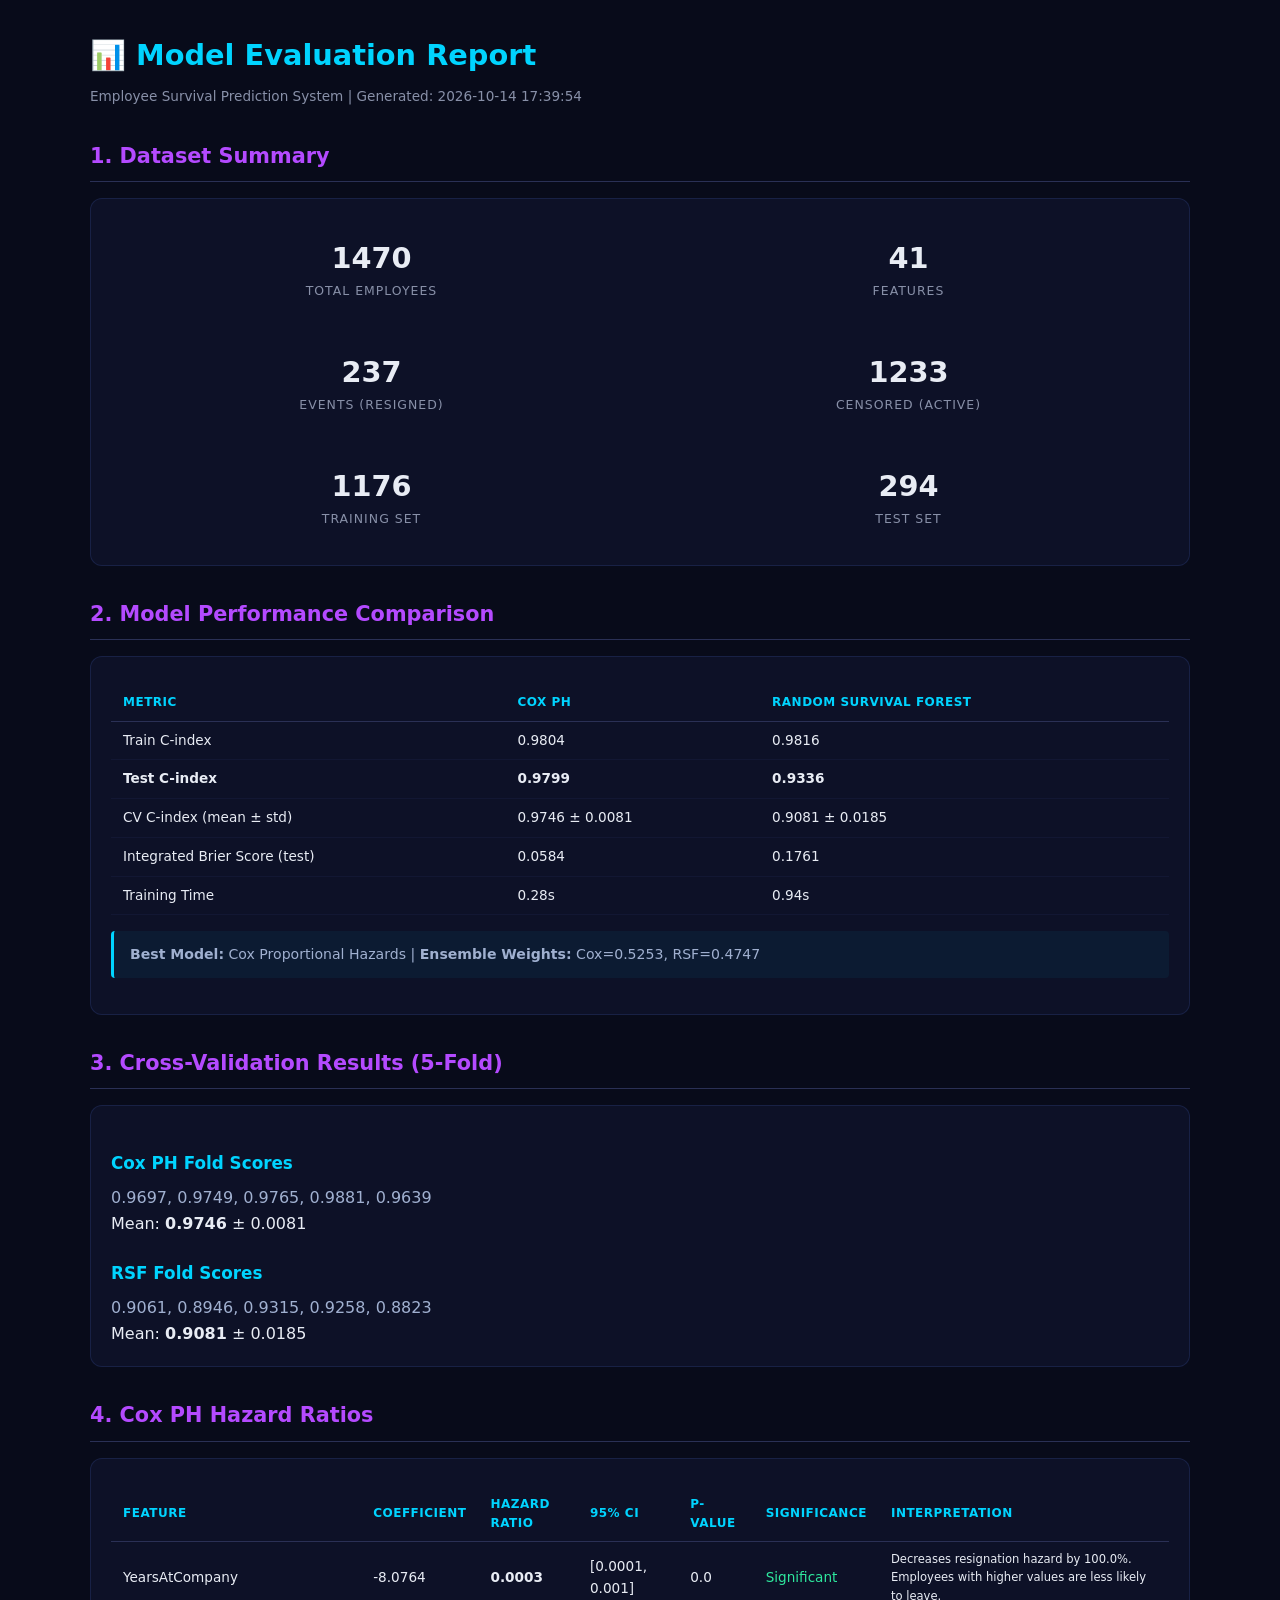
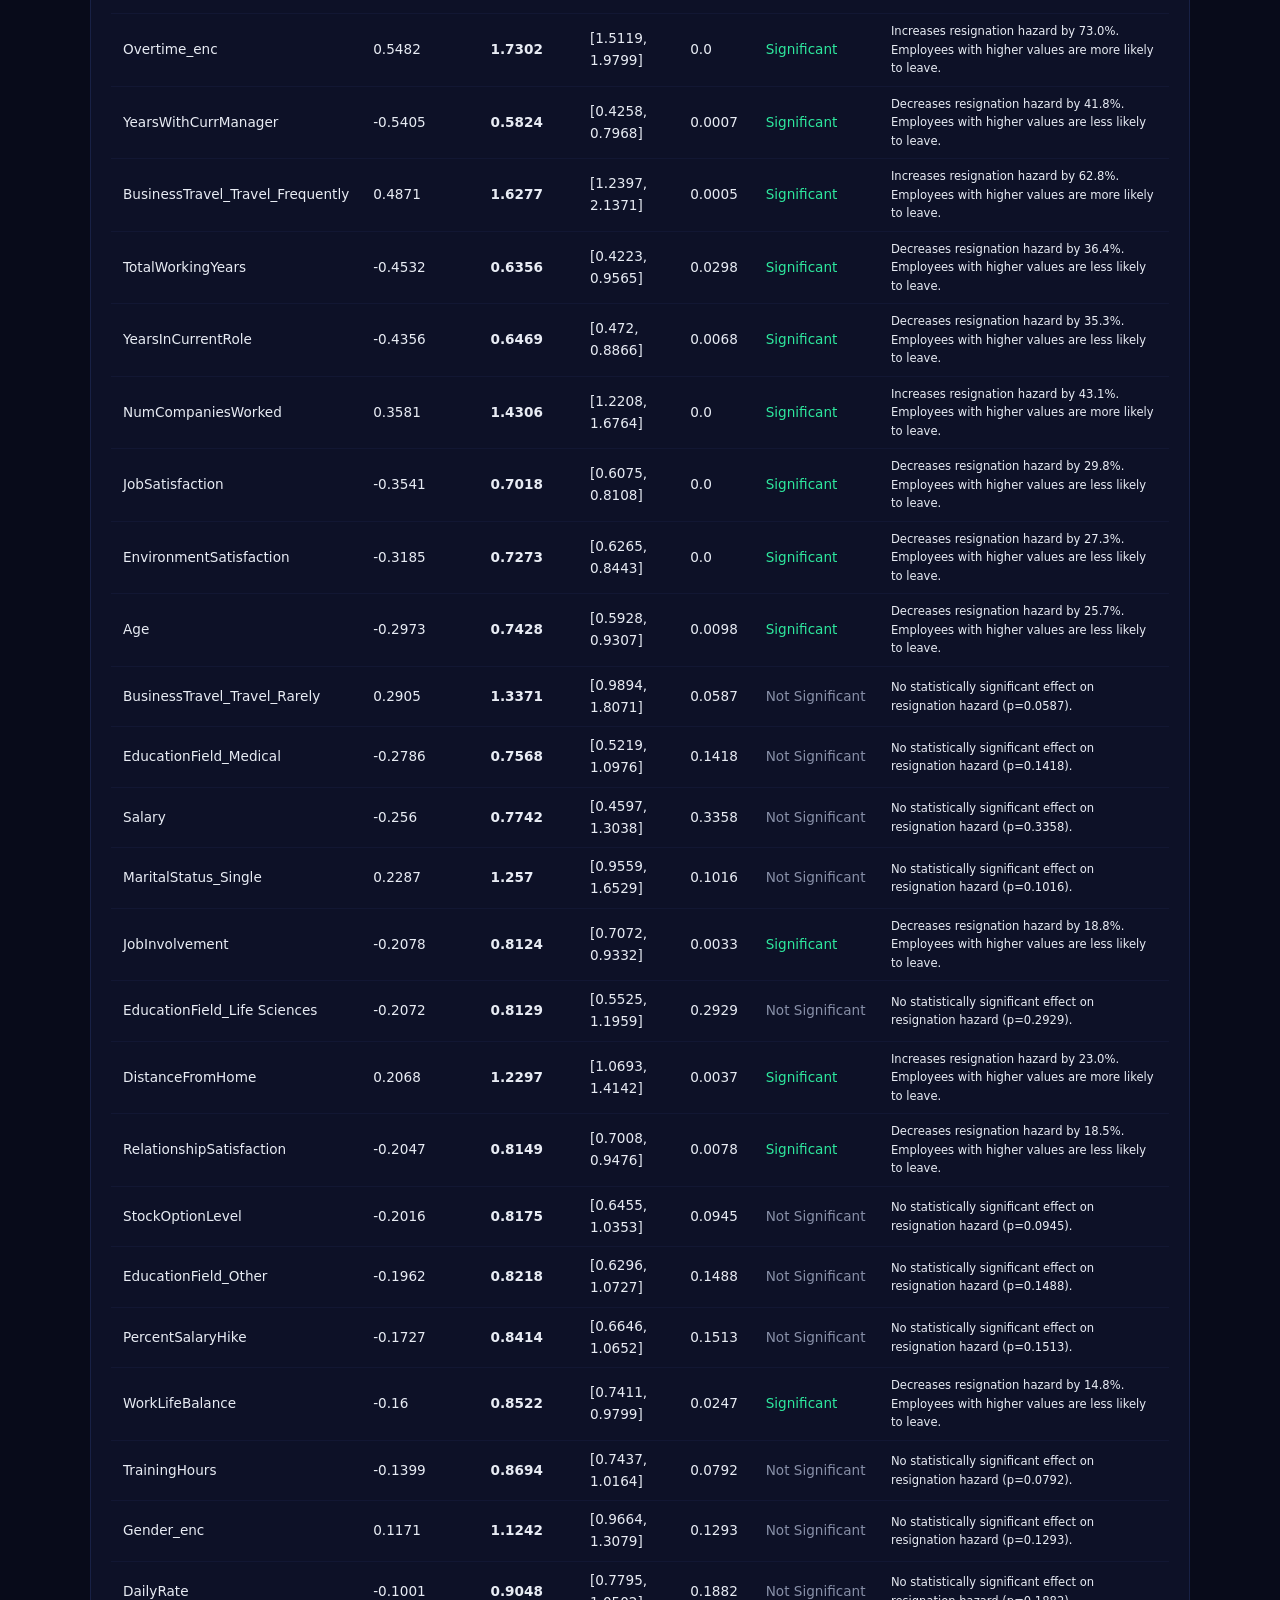
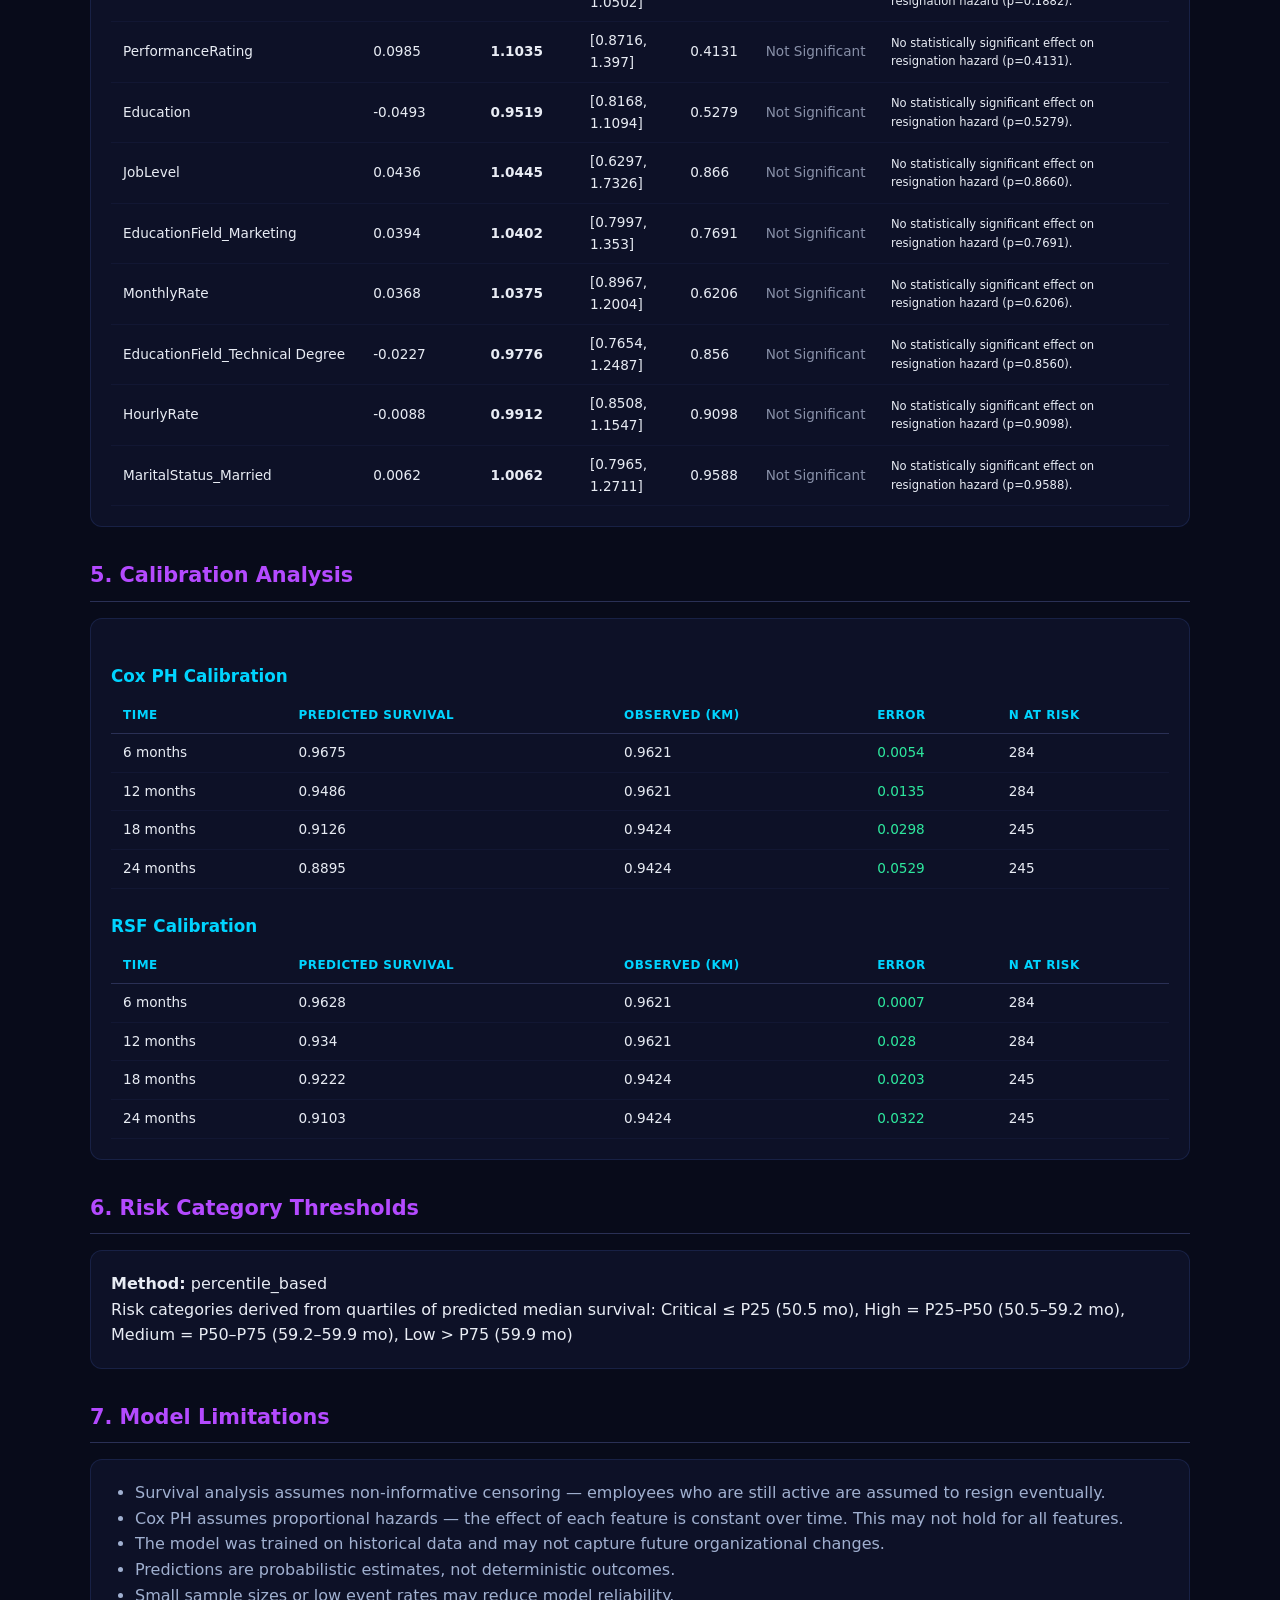
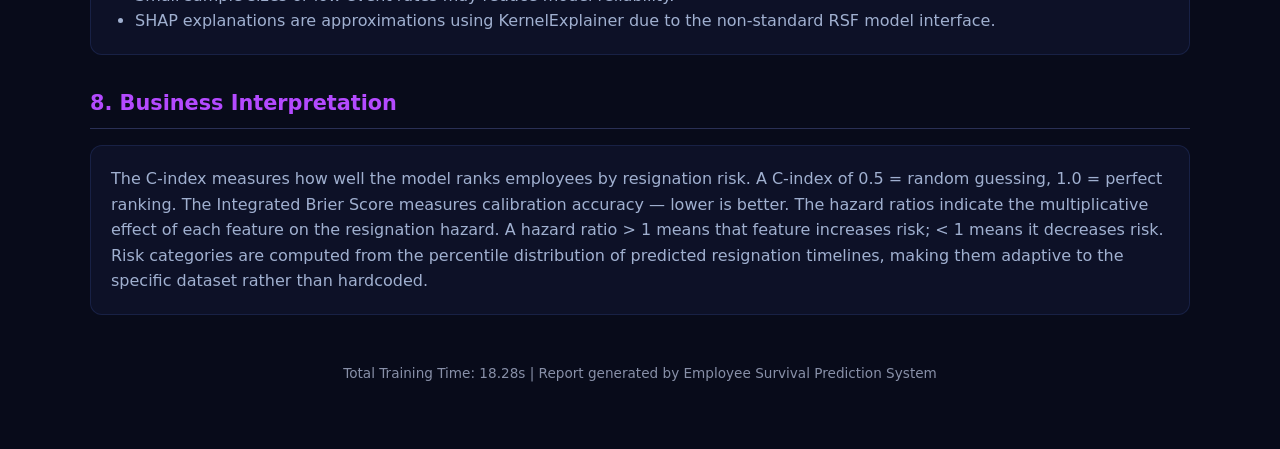
<file: Intern_task-1/outputs/model_report.html>
<!DOCTYPE html>
<html lang="en">
<head>
    <meta charset="UTF-8">
    <title>Model Evaluation Report — Employee Survival Prediction</title>
    <style>
        * { margin: 0; padding: 0; box-sizing: border-box; }
        body {
            font-family: 'Segoe UI', system-ui, sans-serif;
            background: #080b1a; color: #e8ecf4; padding: 2rem;
            line-height: 1.6;
        }
        .container { max-width: 1100px; margin: 0 auto; }
        h1 { font-size: 1.8rem; color: #00d4ff; margin-bottom: 0.5rem; }
        h2 { font-size: 1.3rem; color: #b44aff; margin: 2rem 0 1rem; border-bottom: 1px solid #2a3055; padding-bottom: 0.5rem; }
        h3 { font-size: 1.05rem; color: #00d4ff; margin: 1.5rem 0 0.5rem; }
        .meta { color: #8890a8; font-size: 0.85rem; margin-bottom: 2rem; }
        .card {
            background: rgba(15,20,45,0.75); border: 1px solid rgba(60,80,160,0.25);
            border-radius: 12px; padding: 1.25rem; margin-bottom: 1.25rem;
        }
        .grid { display: grid; grid-template-columns: 1fr 1fr; gap: 1rem; }
        .metric { text-align: center; padding: 1rem; }
        .metric-value { font-size: 1.8rem; font-weight: 700; }
        .metric-label { font-size: 0.78rem; color: #8890a8; text-transform: uppercase; letter-spacing: 1px; }
        .winner { color: #2ee89e; }
        .good { color: #2ee89e; }
        .warn { color: #ffd93d; }
        .bad { color: #ff3b5c; }
        table { width: 100%; border-collapse: collapse; font-size: 0.85rem; margin-top: 0.5rem; }
        th { text-align: left; color: #00d4ff; padding: 8px 12px; border-bottom: 1px solid #2a3055; font-size: 0.75rem; text-transform: uppercase; letter-spacing: 0.5px; }
        td { padding: 8px 12px; border-bottom: 1px solid rgba(60,80,160,0.1); }
        .note { background: rgba(0,212,255,0.05); border-left: 3px solid #00d4ff; padding: 12px 16px; border-radius: 4px; font-size: 0.88rem; margin: 1rem 0; color: #a0b0d0; }
        .warning { background: rgba(255,59,92,0.08); border-left: 3px solid #ff3b5c; padding: 12px 16px; border-radius: 4px; font-size: 0.88rem; margin: 1rem 0; }
    </style>
</head>
<body>
<div class="container">
    <h1>📊 Model Evaluation Report</h1>
    <p class="meta">Employee Survival Prediction System | Generated: 2026-10-14 17:39:54</p>

    <h2>1. Dataset Summary</h2>
    <div class="card grid">
        <div class="metric">
            <div class="metric-value">1470</div>
            <div class="metric-label">Total Employees</div>
        </div>
        <div class="metric">
            <div class="metric-value">41</div>
            <div class="metric-label">Features</div>
        </div>
        <div class="metric">
            <div class="metric-value">237</div>
            <div class="metric-label">Events (Resigned)</div>
        </div>
        <div class="metric">
            <div class="metric-value">1233</div>
            <div class="metric-label">Censored (Active)</div>
        </div>
        <div class="metric">
            <div class="metric-value">1176</div>
            <div class="metric-label">Training Set</div>
        </div>
        <div class="metric">
            <div class="metric-value">294</div>
            <div class="metric-label">Test Set</div>
        </div>
    </div>

    <h2>2. Model Performance Comparison</h2>
    <div class="card">
        <table>
            <tr>
                <th>Metric</th>
                <th>Cox PH</th>
                <th>Random Survival Forest</th>
            </tr>
            <tr>
                <td>Train C-index</td>
                <td>0.9804</td>
                <td>0.9816</td>
            </tr>
            <tr>
                <td><strong>Test C-index</strong></td>
                <td><strong>0.9799</strong></td>
                <td><strong>0.9336</strong></td>
            </tr>
            <tr>
                <td>CV C-index (mean ± std)</td>
                <td>0.9746 ± 0.0081</td>
                <td>0.9081 ± 0.0185</td>
            </tr>
            <tr>
                <td>Integrated Brier Score (test)</td>
                <td>0.0584</td>
                <td>0.1761</td>
            </tr>
            <tr>
                <td>Training Time</td>
                <td>0.28s</td>
                <td>0.94s</td>
            </tr>
        </table>
        <div class="note">
            <strong>Best Model:</strong> Cox Proportional Hazards |
            <strong>Ensemble Weights:</strong> Cox=0.5253, RSF=0.4747
        </div>
    </div>

    <h2>3. Cross-Validation Results (5-Fold)</h2>
    <div class="card">
        <h3>Cox PH Fold Scores</h3>
        <p style="color:#a0b0d0">0.9697, 0.9749, 0.9765, 0.9881, 0.9639</p>
        <p>Mean: <strong>0.9746</strong> ± 0.0081</p>

        <h3>RSF Fold Scores</h3>
        <p style="color:#a0b0d0">0.9061, 0.8946, 0.9315, 0.9258, 0.8823</p>
        <p>Mean: <strong>0.9081</strong> ± 0.0185</p>
    </div>

    <h2>4. Cox PH Hazard Ratios</h2>
    <div class="card">
        <table>
            <tr>
                <th>Feature</th><th>Coefficient</th><th>Hazard Ratio</th>
                <th>95% CI</th><th>p-value</th><th>Significance</th><th>Interpretation</th>
            </tr>
            
        <tr>
            <td>YearsAtCompany</td>
            <td>-8.0764</td>
            <td><strong>0.0003</strong></td>
            <td>[0.0001, 0.001]</td>
            <td>0.0</td>
            <td style="color:#2ee89e">Significant</td>
            <td style="font-size:0.85em">Decreases resignation hazard by 100.0%. Employees with higher values are less likely to leave.</td>
        </tr>
        <tr>
            <td>Overtime_enc</td>
            <td>0.5482</td>
            <td><strong>1.7302</strong></td>
            <td>[1.5119, 1.9799]</td>
            <td>0.0</td>
            <td style="color:#2ee89e">Significant</td>
            <td style="font-size:0.85em">Increases resignation hazard by 73.0%. Employees with higher values are more likely to leave.</td>
        </tr>
        <tr>
            <td>YearsWithCurrManager</td>
            <td>-0.5405</td>
            <td><strong>0.5824</strong></td>
            <td>[0.4258, 0.7968]</td>
            <td>0.0007</td>
            <td style="color:#2ee89e">Significant</td>
            <td style="font-size:0.85em">Decreases resignation hazard by 41.8%. Employees with higher values are less likely to leave.</td>
        </tr>
        <tr>
            <td>BusinessTravel_Travel_Frequently</td>
            <td>0.4871</td>
            <td><strong>1.6277</strong></td>
            <td>[1.2397, 2.1371]</td>
            <td>0.0005</td>
            <td style="color:#2ee89e">Significant</td>
            <td style="font-size:0.85em">Increases resignation hazard by 62.8%. Employees with higher values are more likely to leave.</td>
        </tr>
        <tr>
            <td>TotalWorkingYears</td>
            <td>-0.4532</td>
            <td><strong>0.6356</strong></td>
            <td>[0.4223, 0.9565]</td>
            <td>0.0298</td>
            <td style="color:#2ee89e">Significant</td>
            <td style="font-size:0.85em">Decreases resignation hazard by 36.4%. Employees with higher values are less likely to leave.</td>
        </tr>
        <tr>
            <td>YearsInCurrentRole</td>
            <td>-0.4356</td>
            <td><strong>0.6469</strong></td>
            <td>[0.472, 0.8866]</td>
            <td>0.0068</td>
            <td style="color:#2ee89e">Significant</td>
            <td style="font-size:0.85em">Decreases resignation hazard by 35.3%. Employees with higher values are less likely to leave.</td>
        </tr>
        <tr>
            <td>NumCompaniesWorked</td>
            <td>0.3581</td>
            <td><strong>1.4306</strong></td>
            <td>[1.2208, 1.6764]</td>
            <td>0.0</td>
            <td style="color:#2ee89e">Significant</td>
            <td style="font-size:0.85em">Increases resignation hazard by 43.1%. Employees with higher values are more likely to leave.</td>
        </tr>
        <tr>
            <td>JobSatisfaction</td>
            <td>-0.3541</td>
            <td><strong>0.7018</strong></td>
            <td>[0.6075, 0.8108]</td>
            <td>0.0</td>
            <td style="color:#2ee89e">Significant</td>
            <td style="font-size:0.85em">Decreases resignation hazard by 29.8%. Employees with higher values are less likely to leave.</td>
        </tr>
        <tr>
            <td>EnvironmentSatisfaction</td>
            <td>-0.3185</td>
            <td><strong>0.7273</strong></td>
            <td>[0.6265, 0.8443]</td>
            <td>0.0</td>
            <td style="color:#2ee89e">Significant</td>
            <td style="font-size:0.85em">Decreases resignation hazard by 27.3%. Employees with higher values are less likely to leave.</td>
        </tr>
        <tr>
            <td>Age</td>
            <td>-0.2973</td>
            <td><strong>0.7428</strong></td>
            <td>[0.5928, 0.9307]</td>
            <td>0.0098</td>
            <td style="color:#2ee89e">Significant</td>
            <td style="font-size:0.85em">Decreases resignation hazard by 25.7%. Employees with higher values are less likely to leave.</td>
        </tr>
        <tr>
            <td>BusinessTravel_Travel_Rarely</td>
            <td>0.2905</td>
            <td><strong>1.3371</strong></td>
            <td>[0.9894, 1.8071]</td>
            <td>0.0587</td>
            <td style="color:#8890a8">Not Significant</td>
            <td style="font-size:0.85em">No statistically significant effect on resignation hazard (p=0.0587).</td>
        </tr>
        <tr>
            <td>EducationField_Medical</td>
            <td>-0.2786</td>
            <td><strong>0.7568</strong></td>
            <td>[0.5219, 1.0976]</td>
            <td>0.1418</td>
            <td style="color:#8890a8">Not Significant</td>
            <td style="font-size:0.85em">No statistically significant effect on resignation hazard (p=0.1418).</td>
        </tr>
        <tr>
            <td>Salary</td>
            <td>-0.256</td>
            <td><strong>0.7742</strong></td>
            <td>[0.4597, 1.3038]</td>
            <td>0.3358</td>
            <td style="color:#8890a8">Not Significant</td>
            <td style="font-size:0.85em">No statistically significant effect on resignation hazard (p=0.3358).</td>
        </tr>
        <tr>
            <td>MaritalStatus_Single</td>
            <td>0.2287</td>
            <td><strong>1.257</strong></td>
            <td>[0.9559, 1.6529]</td>
            <td>0.1016</td>
            <td style="color:#8890a8">Not Significant</td>
            <td style="font-size:0.85em">No statistically significant effect on resignation hazard (p=0.1016).</td>
        </tr>
        <tr>
            <td>JobInvolvement</td>
            <td>-0.2078</td>
            <td><strong>0.8124</strong></td>
            <td>[0.7072, 0.9332]</td>
            <td>0.0033</td>
            <td style="color:#2ee89e">Significant</td>
            <td style="font-size:0.85em">Decreases resignation hazard by 18.8%. Employees with higher values are less likely to leave.</td>
        </tr>
        <tr>
            <td>EducationField_Life Sciences</td>
            <td>-0.2072</td>
            <td><strong>0.8129</strong></td>
            <td>[0.5525, 1.1959]</td>
            <td>0.2929</td>
            <td style="color:#8890a8">Not Significant</td>
            <td style="font-size:0.85em">No statistically significant effect on resignation hazard (p=0.2929).</td>
        </tr>
        <tr>
            <td>DistanceFromHome</td>
            <td>0.2068</td>
            <td><strong>1.2297</strong></td>
            <td>[1.0693, 1.4142]</td>
            <td>0.0037</td>
            <td style="color:#2ee89e">Significant</td>
            <td style="font-size:0.85em">Increases resignation hazard by 23.0%. Employees with higher values are more likely to leave.</td>
        </tr>
        <tr>
            <td>RelationshipSatisfaction</td>
            <td>-0.2047</td>
            <td><strong>0.8149</strong></td>
            <td>[0.7008, 0.9476]</td>
            <td>0.0078</td>
            <td style="color:#2ee89e">Significant</td>
            <td style="font-size:0.85em">Decreases resignation hazard by 18.5%. Employees with higher values are less likely to leave.</td>
        </tr>
        <tr>
            <td>StockOptionLevel</td>
            <td>-0.2016</td>
            <td><strong>0.8175</strong></td>
            <td>[0.6455, 1.0353]</td>
            <td>0.0945</td>
            <td style="color:#8890a8">Not Significant</td>
            <td style="font-size:0.85em">No statistically significant effect on resignation hazard (p=0.0945).</td>
        </tr>
        <tr>
            <td>EducationField_Other</td>
            <td>-0.1962</td>
            <td><strong>0.8218</strong></td>
            <td>[0.6296, 1.0727]</td>
            <td>0.1488</td>
            <td style="color:#8890a8">Not Significant</td>
            <td style="font-size:0.85em">No statistically significant effect on resignation hazard (p=0.1488).</td>
        </tr>
        <tr>
            <td>PercentSalaryHike</td>
            <td>-0.1727</td>
            <td><strong>0.8414</strong></td>
            <td>[0.6646, 1.0652]</td>
            <td>0.1513</td>
            <td style="color:#8890a8">Not Significant</td>
            <td style="font-size:0.85em">No statistically significant effect on resignation hazard (p=0.1513).</td>
        </tr>
        <tr>
            <td>WorkLifeBalance</td>
            <td>-0.16</td>
            <td><strong>0.8522</strong></td>
            <td>[0.7411, 0.9799]</td>
            <td>0.0247</td>
            <td style="color:#2ee89e">Significant</td>
            <td style="font-size:0.85em">Decreases resignation hazard by 14.8%. Employees with higher values are less likely to leave.</td>
        </tr>
        <tr>
            <td>TrainingHours</td>
            <td>-0.1399</td>
            <td><strong>0.8694</strong></td>
            <td>[0.7437, 1.0164]</td>
            <td>0.0792</td>
            <td style="color:#8890a8">Not Significant</td>
            <td style="font-size:0.85em">No statistically significant effect on resignation hazard (p=0.0792).</td>
        </tr>
        <tr>
            <td>Gender_enc</td>
            <td>0.1171</td>
            <td><strong>1.1242</strong></td>
            <td>[0.9664, 1.3079]</td>
            <td>0.1293</td>
            <td style="color:#8890a8">Not Significant</td>
            <td style="font-size:0.85em">No statistically significant effect on resignation hazard (p=0.1293).</td>
        </tr>
        <tr>
            <td>DailyRate</td>
            <td>-0.1001</td>
            <td><strong>0.9048</strong></td>
            <td>[0.7795, 1.0502]</td>
            <td>0.1882</td>
            <td style="color:#8890a8">Not Significant</td>
            <td style="font-size:0.85em">No statistically significant effect on resignation hazard (p=0.1882).</td>
        </tr>
        <tr>
            <td>PerformanceRating</td>
            <td>0.0985</td>
            <td><strong>1.1035</strong></td>
            <td>[0.8716, 1.397]</td>
            <td>0.4131</td>
            <td style="color:#8890a8">Not Significant</td>
            <td style="font-size:0.85em">No statistically significant effect on resignation hazard (p=0.4131).</td>
        </tr>
        <tr>
            <td>Education</td>
            <td>-0.0493</td>
            <td><strong>0.9519</strong></td>
            <td>[0.8168, 1.1094]</td>
            <td>0.5279</td>
            <td style="color:#8890a8">Not Significant</td>
            <td style="font-size:0.85em">No statistically significant effect on resignation hazard (p=0.5279).</td>
        </tr>
        <tr>
            <td>JobLevel</td>
            <td>0.0436</td>
            <td><strong>1.0445</strong></td>
            <td>[0.6297, 1.7326]</td>
            <td>0.866</td>
            <td style="color:#8890a8">Not Significant</td>
            <td style="font-size:0.85em">No statistically significant effect on resignation hazard (p=0.8660).</td>
        </tr>
        <tr>
            <td>EducationField_Marketing</td>
            <td>0.0394</td>
            <td><strong>1.0402</strong></td>
            <td>[0.7997, 1.353]</td>
            <td>0.7691</td>
            <td style="color:#8890a8">Not Significant</td>
            <td style="font-size:0.85em">No statistically significant effect on resignation hazard (p=0.7691).</td>
        </tr>
        <tr>
            <td>MonthlyRate</td>
            <td>0.0368</td>
            <td><strong>1.0375</strong></td>
            <td>[0.8967, 1.2004]</td>
            <td>0.6206</td>
            <td style="color:#8890a8">Not Significant</td>
            <td style="font-size:0.85em">No statistically significant effect on resignation hazard (p=0.6206).</td>
        </tr>
        <tr>
            <td>EducationField_Technical Degree</td>
            <td>-0.0227</td>
            <td><strong>0.9776</strong></td>
            <td>[0.7654, 1.2487]</td>
            <td>0.856</td>
            <td style="color:#8890a8">Not Significant</td>
            <td style="font-size:0.85em">No statistically significant effect on resignation hazard (p=0.8560).</td>
        </tr>
        <tr>
            <td>HourlyRate</td>
            <td>-0.0088</td>
            <td><strong>0.9912</strong></td>
            <td>[0.8508, 1.1547]</td>
            <td>0.9098</td>
            <td style="color:#8890a8">Not Significant</td>
            <td style="font-size:0.85em">No statistically significant effect on resignation hazard (p=0.9098).</td>
        </tr>
        <tr>
            <td>MaritalStatus_Married</td>
            <td>0.0062</td>
            <td><strong>1.0062</strong></td>
            <td>[0.7965, 1.2711]</td>
            <td>0.9588</td>
            <td style="color:#8890a8">Not Significant</td>
            <td style="font-size:0.85em">No statistically significant effect on resignation hazard (p=0.9588).</td>
        </tr>
        </table>
    </div>

    <h2>5. Calibration Analysis</h2>
    <div class="card">
        <h3>Cox PH Calibration</h3>
        <table>
            <tr><th>Time</th><th>Predicted Survival</th><th>Observed (KM)</th><th>Error</th><th>N at Risk</th></tr>
            
        <tr>
            <td>6 months</td>
            <td>0.9675</td>
            <td>0.9621</td>
            <td style="color:#2ee89e">0.0054</td>
            <td>284</td>
        </tr>
        <tr>
            <td>12 months</td>
            <td>0.9486</td>
            <td>0.9621</td>
            <td style="color:#2ee89e">0.0135</td>
            <td>284</td>
        </tr>
        <tr>
            <td>18 months</td>
            <td>0.9126</td>
            <td>0.9424</td>
            <td style="color:#2ee89e">0.0298</td>
            <td>245</td>
        </tr>
        <tr>
            <td>24 months</td>
            <td>0.8895</td>
            <td>0.9424</td>
            <td style="color:#2ee89e">0.0529</td>
            <td>245</td>
        </tr>
        </table>
        <h3>RSF Calibration</h3>
        <table>
            <tr><th>Time</th><th>Predicted Survival</th><th>Observed (KM)</th><th>Error</th><th>N at Risk</th></tr>
            
        <tr>
            <td>6 months</td>
            <td>0.9628</td>
            <td>0.9621</td>
            <td style="color:#2ee89e">0.0007</td>
            <td>284</td>
        </tr>
        <tr>
            <td>12 months</td>
            <td>0.934</td>
            <td>0.9621</td>
            <td style="color:#2ee89e">0.028</td>
            <td>284</td>
        </tr>
        <tr>
            <td>18 months</td>
            <td>0.9222</td>
            <td>0.9424</td>
            <td style="color:#2ee89e">0.0203</td>
            <td>245</td>
        </tr>
        <tr>
            <td>24 months</td>
            <td>0.9103</td>
            <td>0.9424</td>
            <td style="color:#2ee89e">0.0322</td>
            <td>245</td>
        </tr>
        </table>
    </div>

    <h2>6. Risk Category Thresholds</h2>
    <div class="card">
        <p><strong>Method:</strong> percentile_based</p>
        <p>Risk categories derived from quartiles of predicted median survival: Critical ≤ P25 (50.5 mo), High = P25–P50 (50.5–59.2 mo), Medium = P50–P75 (59.2–59.9 mo), Low > P75 (59.9 mo)</p>
    </div>

    <h2>7. Model Limitations</h2>
    <div class="card">
        <ul style="padding-left: 1.5rem; color: #a0b0d0;">
            <li>Survival analysis assumes non-informative censoring — employees who are still active are assumed to resign eventually.</li>
            <li>Cox PH assumes proportional hazards — the effect of each feature is constant over time. This may not hold for all features.</li>
            <li>The model was trained on historical data and may not capture future organizational changes.</li>
            <li>Predictions are probabilistic estimates, not deterministic outcomes.</li>
            <li>Small sample sizes or low event rates may reduce model reliability.</li>
            <li>SHAP explanations are approximations using KernelExplainer due to the non-standard RSF model interface.</li>
        </ul>
    </div>

    <h2>8. Business Interpretation</h2>
    <div class="card">
        <p style="color:#a0b0d0">
            The C-index measures how well the model ranks employees by resignation risk.
            A C-index of 0.5 = random guessing, 1.0 = perfect ranking.
            The Integrated Brier Score measures calibration accuracy — lower is better.
            The hazard ratios indicate the multiplicative effect of each feature on the resignation hazard.
            A hazard ratio > 1 means that feature increases risk; &lt; 1 means it decreases risk.
            Risk categories are computed from the percentile distribution of predicted resignation timelines,
            making them adaptive to the specific dataset rather than hardcoded.
        </p>
    </div>

    <p class="meta" style="margin-top: 3rem; text-align: center;">
        Total Training Time: 18.28s |
        Report generated by Employee Survival Prediction System
    </p>
</div>
</body>
</html>
</file>
